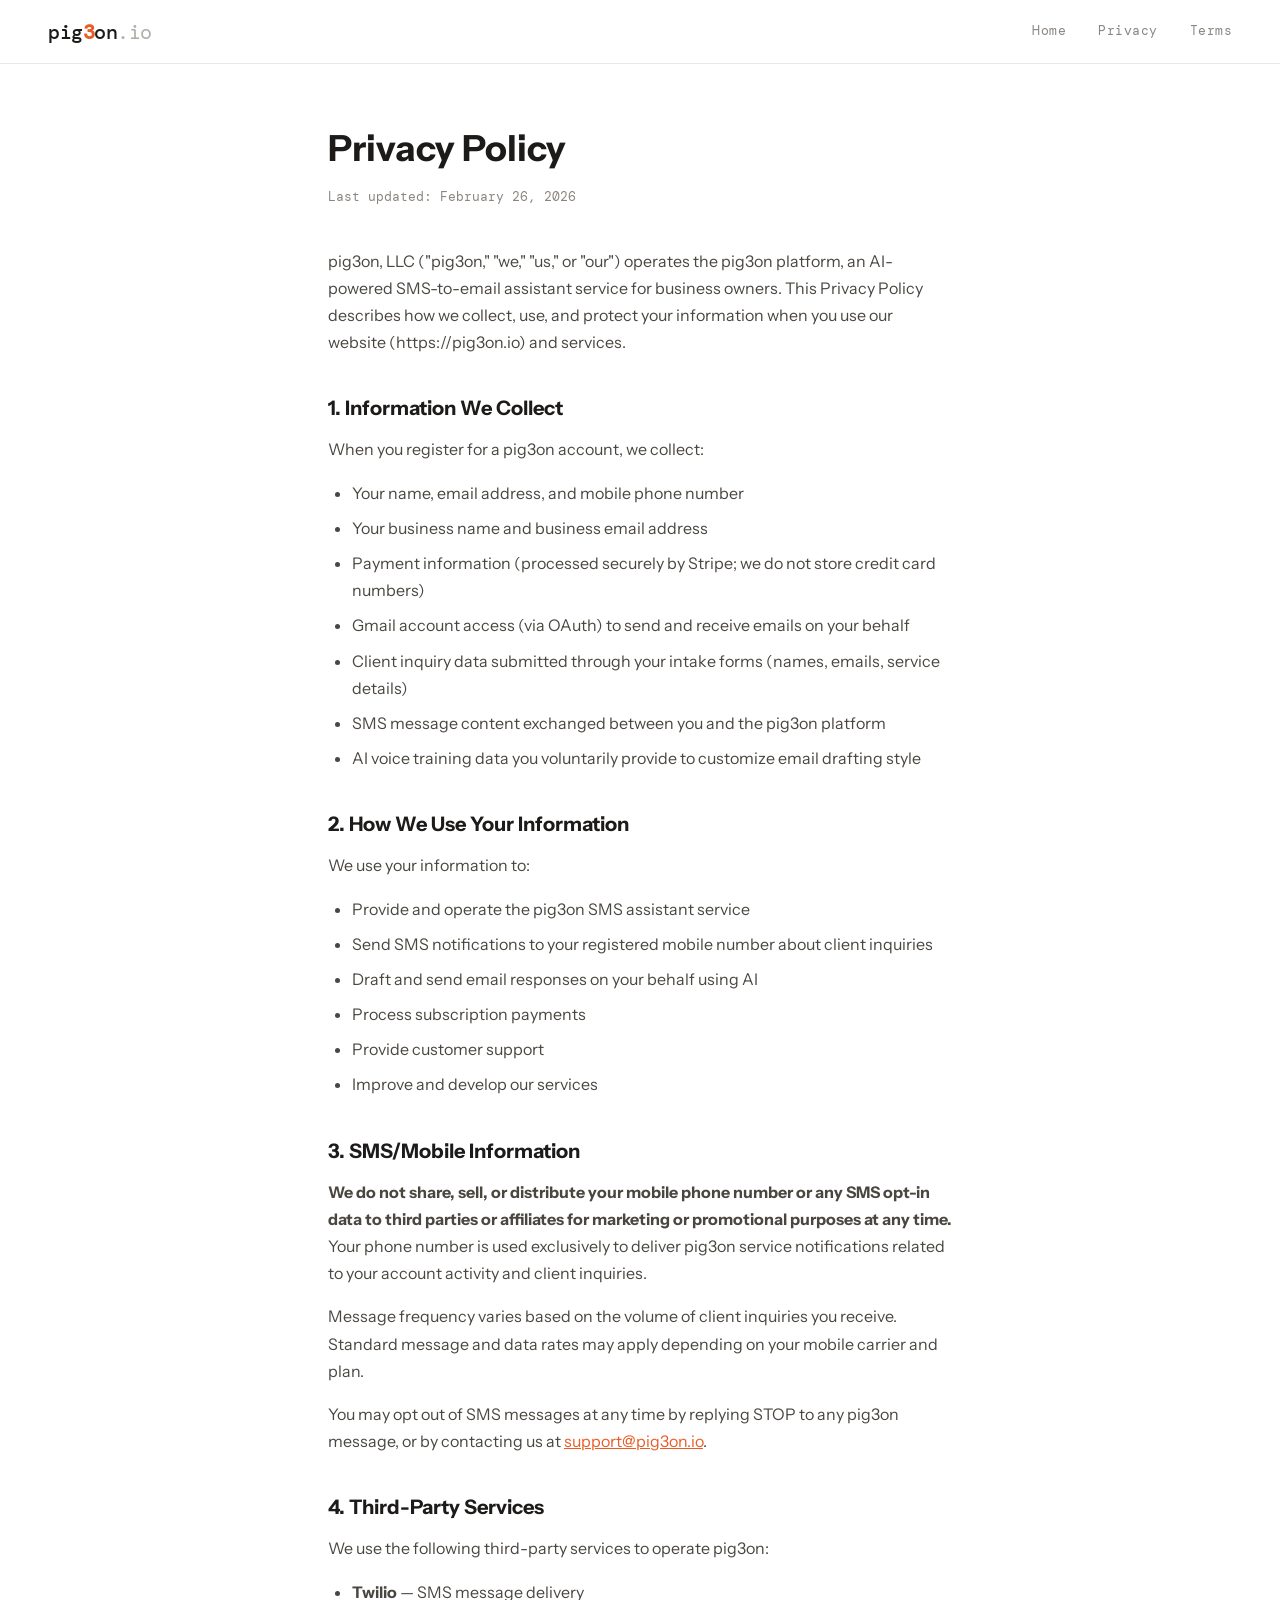
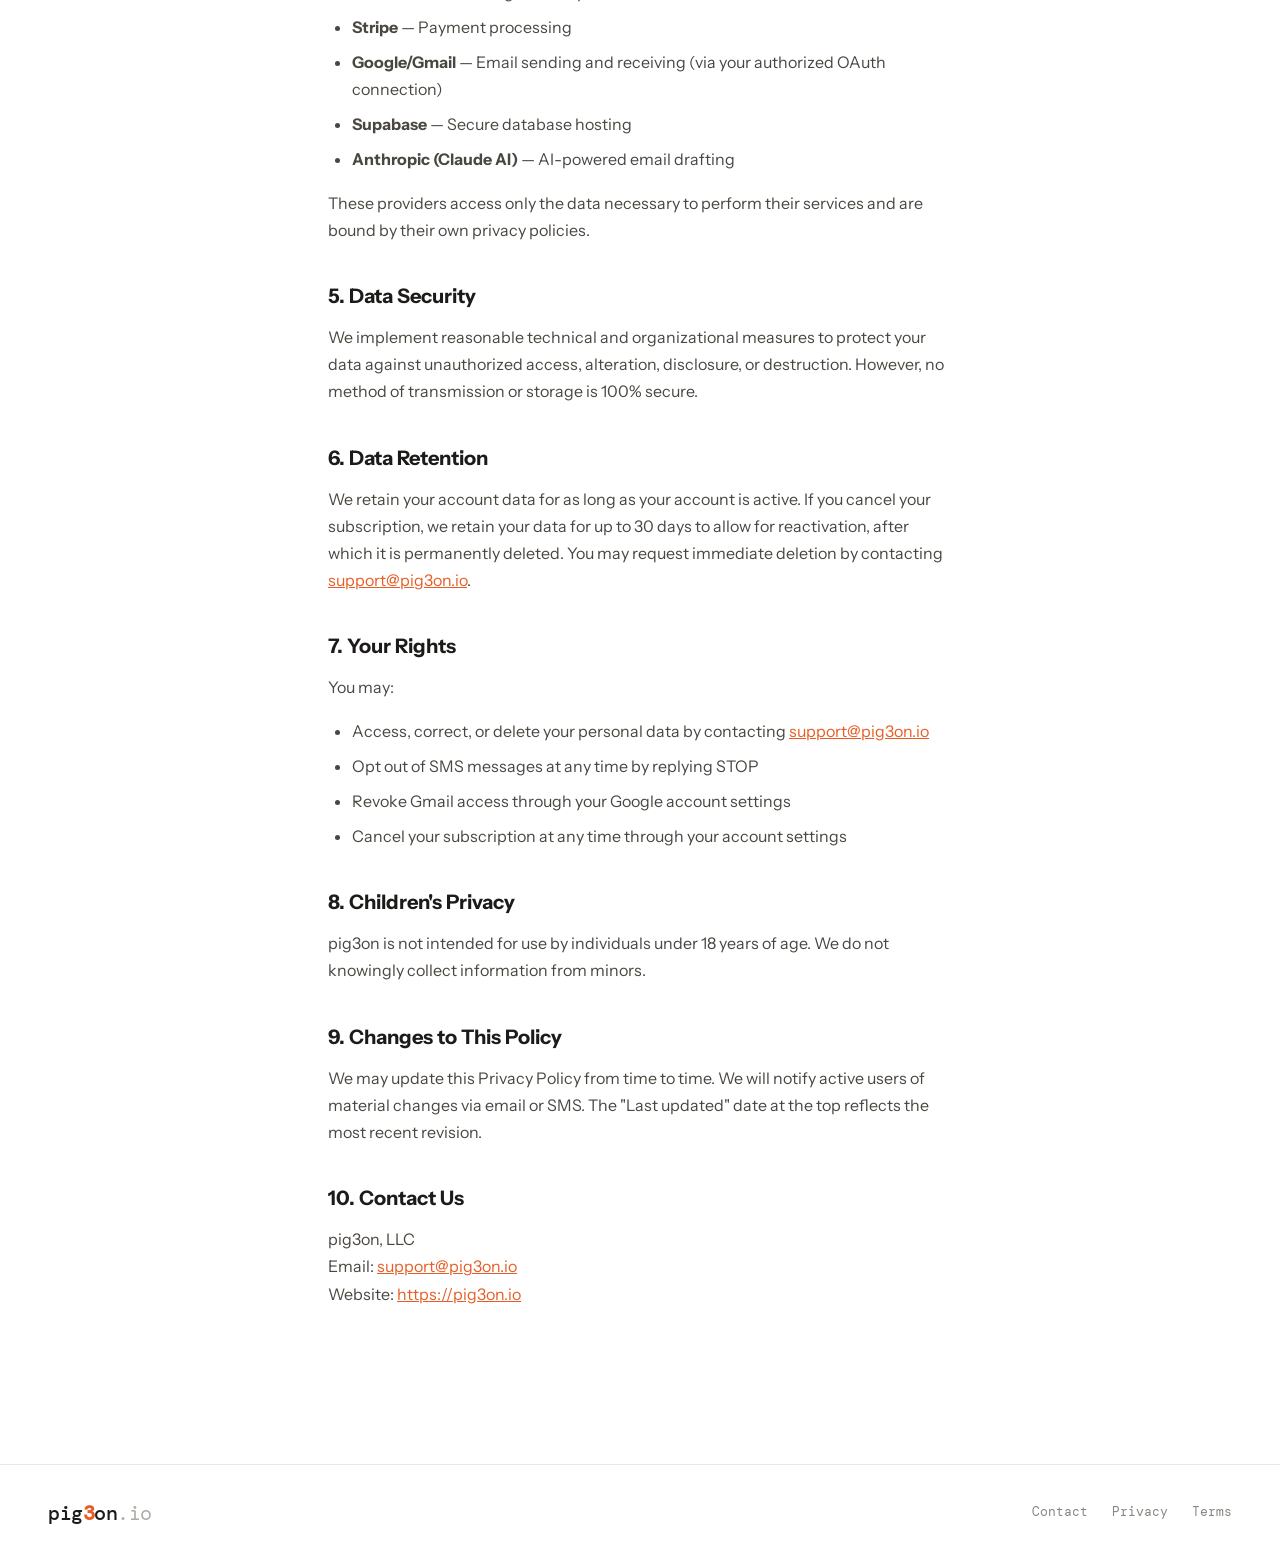
<file: privacy.html>
<!DOCTYPE html>
<html lang="en">
<head>
<meta charset="UTF-8">
<meta name="viewport" content="width=device-width, initial-scale=1.0">
<title>Privacy Policy — pig3on.io</title>
<link href="https://fonts.googleapis.com/css2?family=Instrument+Sans:wght@400;500;600;700&family=DM+Mono:wght@300;400;500;700&display=swap" rel="stylesheet">
<style>
:root {
  --white: #ffffff; --off-white: #f7f6f4; --pigeon-grey: #eae8e4;
  --warm-600: #4a4640; --warm-400: #8a8580; --charcoal: #1d1b19;
  --orange: #E85D26; --grey-logo: #b0aca6; --radius: 4px; --max-w: 1060px;
}
* { margin: 0; padding: 0; box-sizing: border-box; }
body { font-family: 'Instrument Sans', sans-serif; color: var(--warm-600); font-size: 16px; line-height: 1.6; background: var(--white); -webkit-font-smoothing: antialiased; }
.nav { position: fixed; top: 0; left: 0; right: 0; z-index: 100; background: rgba(255,255,255,0.92); backdrop-filter: blur(16px); -webkit-backdrop-filter: blur(16px); border-bottom: 1px solid var(--pigeon-grey); padding: 0 48px; height: 64px; display: flex; align-items: center; justify-content: space-between; }
.nav-logo { font-family: 'DM Mono', monospace; font-size: 20px; text-decoration: none; letter-spacing: -0.5px; }
.nav-logo .pig { color: var(--charcoal); font-weight: 500; }
.nav-logo .three { color: var(--orange); font-weight: 700; }
.nav-logo .on { color: var(--charcoal); font-weight: 500; }
.nav-logo .dot-io { color: var(--grey-logo); font-weight: 400; }
.nav-links { display: flex; align-items: center; gap: 32px; }
.nav-links a { font-family: 'DM Mono', monospace; font-size: 13px; text-decoration: none; color: var(--warm-400); letter-spacing: 0.5px; transition: color 0.2s; }
.nav-links a:hover { color: var(--charcoal); }
.content { max-width: 720px; margin: 0 auto; padding: 120px 48px 80px; }
h1 { font-family: 'Instrument Sans', sans-serif; font-size: 36px; font-weight: 700; color: var(--charcoal); margin-bottom: 8px; }
.updated { font-family: 'DM Mono', monospace; font-size: 13px; color: var(--warm-400); margin-bottom: 40px; }
h2 { font-size: 20px; font-weight: 700; color: var(--charcoal); margin-top: 36px; margin-bottom: 12px; }
p { margin-bottom: 16px; line-height: 1.7; }
ul { margin-bottom: 16px; padding-left: 24px; }
li { margin-bottom: 8px; line-height: 1.7; }
a { color: var(--orange); }
.footer { display: flex; justify-content: space-between; align-items: center; padding: 32px 48px; border-top: 1px solid var(--pigeon-grey); margin-top: 60px; }
.footer-links { display: flex; gap: 24px; }
.footer-links a { font-family: 'DM Mono', monospace; font-size: 13px; text-decoration: none; color: var(--warm-400); }
.footer-links a:hover { color: var(--charcoal); }
@media (max-width: 900px) {
  .nav { padding: 0 24px; }
  .nav-links a:not(:last-child) { display: none; }
  .content { padding: 100px 24px 60px; }
  h1 { font-size: 28px; }
  h2 { font-size: 18px; margin-top: 28px; }
  .footer { flex-direction: column; gap: 20px; padding: 24px; text-align: center; }
}
</style>
</head>
<body>

<nav class="nav">
  <a href="/" class="nav-logo"><span class="pig">pig</span><span class="three">3</span><span class="on">on</span><span class="dot-io">.io</span></a>
  <div class="nav-links">
    <a href="/">Home</a>
    <a href="/privacy.html">Privacy</a>
    <a href="/terms.html">Terms</a>
  </div>
</nav>

<div class="content">
  <h1>Privacy Policy</h1>
  <p class="updated">Last updated: February 26, 2026</p>

  <p>pig3on, LLC ("pig3on," "we," "us," or "our") operates the pig3on platform, an AI-powered SMS-to-email assistant service for business owners. This Privacy Policy describes how we collect, use, and protect your information when you use our website (https://pig3on.io) and services.</p>

  <h2>1. Information We Collect</h2>
  <p>When you register for a pig3on account, we collect:</p>
  <ul>
    <li>Your name, email address, and mobile phone number</li>
    <li>Your business name and business email address</li>
    <li>Payment information (processed securely by Stripe; we do not store credit card numbers)</li>
    <li>Gmail account access (via OAuth) to send and receive emails on your behalf</li>
    <li>Client inquiry data submitted through your intake forms (names, emails, service details)</li>
    <li>SMS message content exchanged between you and the pig3on platform</li>
    <li>AI voice training data you voluntarily provide to customize email drafting style</li>
  </ul>

  <h2>2. How We Use Your Information</h2>
  <p>We use your information to:</p>
  <ul>
    <li>Provide and operate the pig3on SMS assistant service</li>
    <li>Send SMS notifications to your registered mobile number about client inquiries</li>
    <li>Draft and send email responses on your behalf using AI</li>
    <li>Process subscription payments</li>
    <li>Provide customer support</li>
    <li>Improve and develop our services</li>
  </ul>

  <h2>3. SMS/Mobile Information</h2>
  <p><strong>We do not share, sell, or distribute your mobile phone number or any SMS opt-in data to third parties or affiliates for marketing or promotional purposes at any time.</strong> Your phone number is used exclusively to deliver pig3on service notifications related to your account activity and client inquiries.</p>
  <p>Message frequency varies based on the volume of client inquiries you receive. Standard message and data rates may apply depending on your mobile carrier and plan.</p>
  <p>You may opt out of SMS messages at any time by replying STOP to any pig3on message, or by contacting us at <a href="mailto:support@pig3on.io">support@pig3on.io</a>.</p>

  <h2>4. Third-Party Services</h2>
  <p>We use the following third-party services to operate pig3on:</p>
  <ul>
    <li><strong>Twilio</strong> — SMS message delivery</li>
    <li><strong>Stripe</strong> — Payment processing</li>
    <li><strong>Google/Gmail</strong> — Email sending and receiving (via your authorized OAuth connection)</li>
    <li><strong>Supabase</strong> — Secure database hosting</li>
    <li><strong>Anthropic (Claude AI)</strong> — AI-powered email drafting</li>
  </ul>
  <p>These providers access only the data necessary to perform their services and are bound by their own privacy policies.</p>

  <h2>5. Data Security</h2>
  <p>We implement reasonable technical and organizational measures to protect your data against unauthorized access, alteration, disclosure, or destruction. However, no method of transmission or storage is 100% secure.</p>

  <h2>6. Data Retention</h2>
  <p>We retain your account data for as long as your account is active. If you cancel your subscription, we retain your data for up to 30 days to allow for reactivation, after which it is permanently deleted. You may request immediate deletion by contacting <a href="mailto:support@pig3on.io">support@pig3on.io</a>.</p>

  <h2>7. Your Rights</h2>
  <p>You may:</p>
  <ul>
    <li>Access, correct, or delete your personal data by contacting <a href="mailto:support@pig3on.io">support@pig3on.io</a></li>
    <li>Opt out of SMS messages at any time by replying STOP</li>
    <li>Revoke Gmail access through your Google account settings</li>
    <li>Cancel your subscription at any time through your account settings</li>
  </ul>

  <h2>8. Children's Privacy</h2>
  <p>pig3on is not intended for use by individuals under 18 years of age. We do not knowingly collect information from minors.</p>

  <h2>9. Changes to This Policy</h2>
  <p>We may update this Privacy Policy from time to time. We will notify active users of material changes via email or SMS. The "Last updated" date at the top reflects the most recent revision.</p>

  <h2>10. Contact Us</h2>
  <p>pig3on, LLC<br>
  Email: <a href="mailto:support@pig3on.io">support@pig3on.io</a><br>
  Website: <a href="https://pig3on.io">https://pig3on.io</a></p>
</div>

<footer class="footer">
  <a href="/" class="nav-logo"><span class="pig">pig</span><span class="three">3</span><span class="on">on</span><span class="dot-io">.io</span></a>
  <div class="footer-links">
    <a href="mailto:support@pig3on.io">Contact</a>
    <a href="/privacy.html">Privacy</a>
    <a href="/terms.html">Terms</a>
  </div>
</footer>

</body>
</html>
</file>
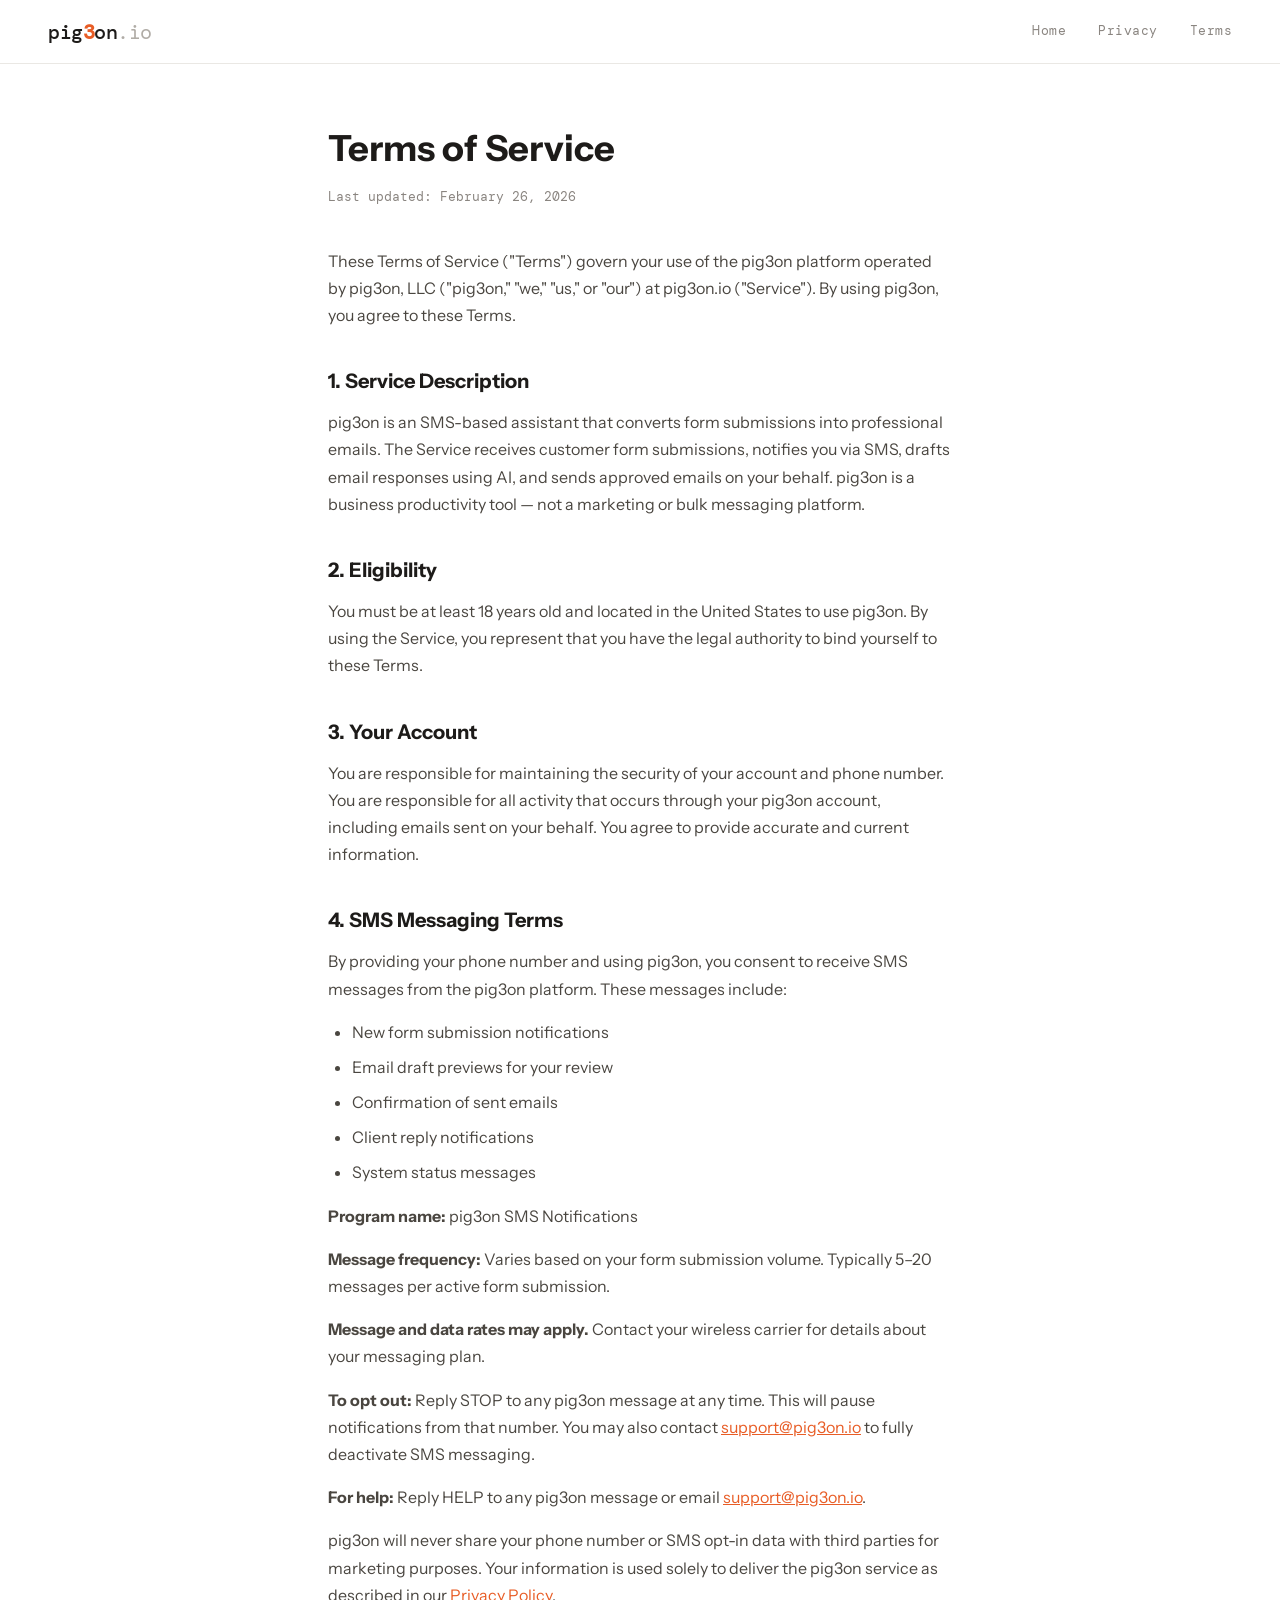
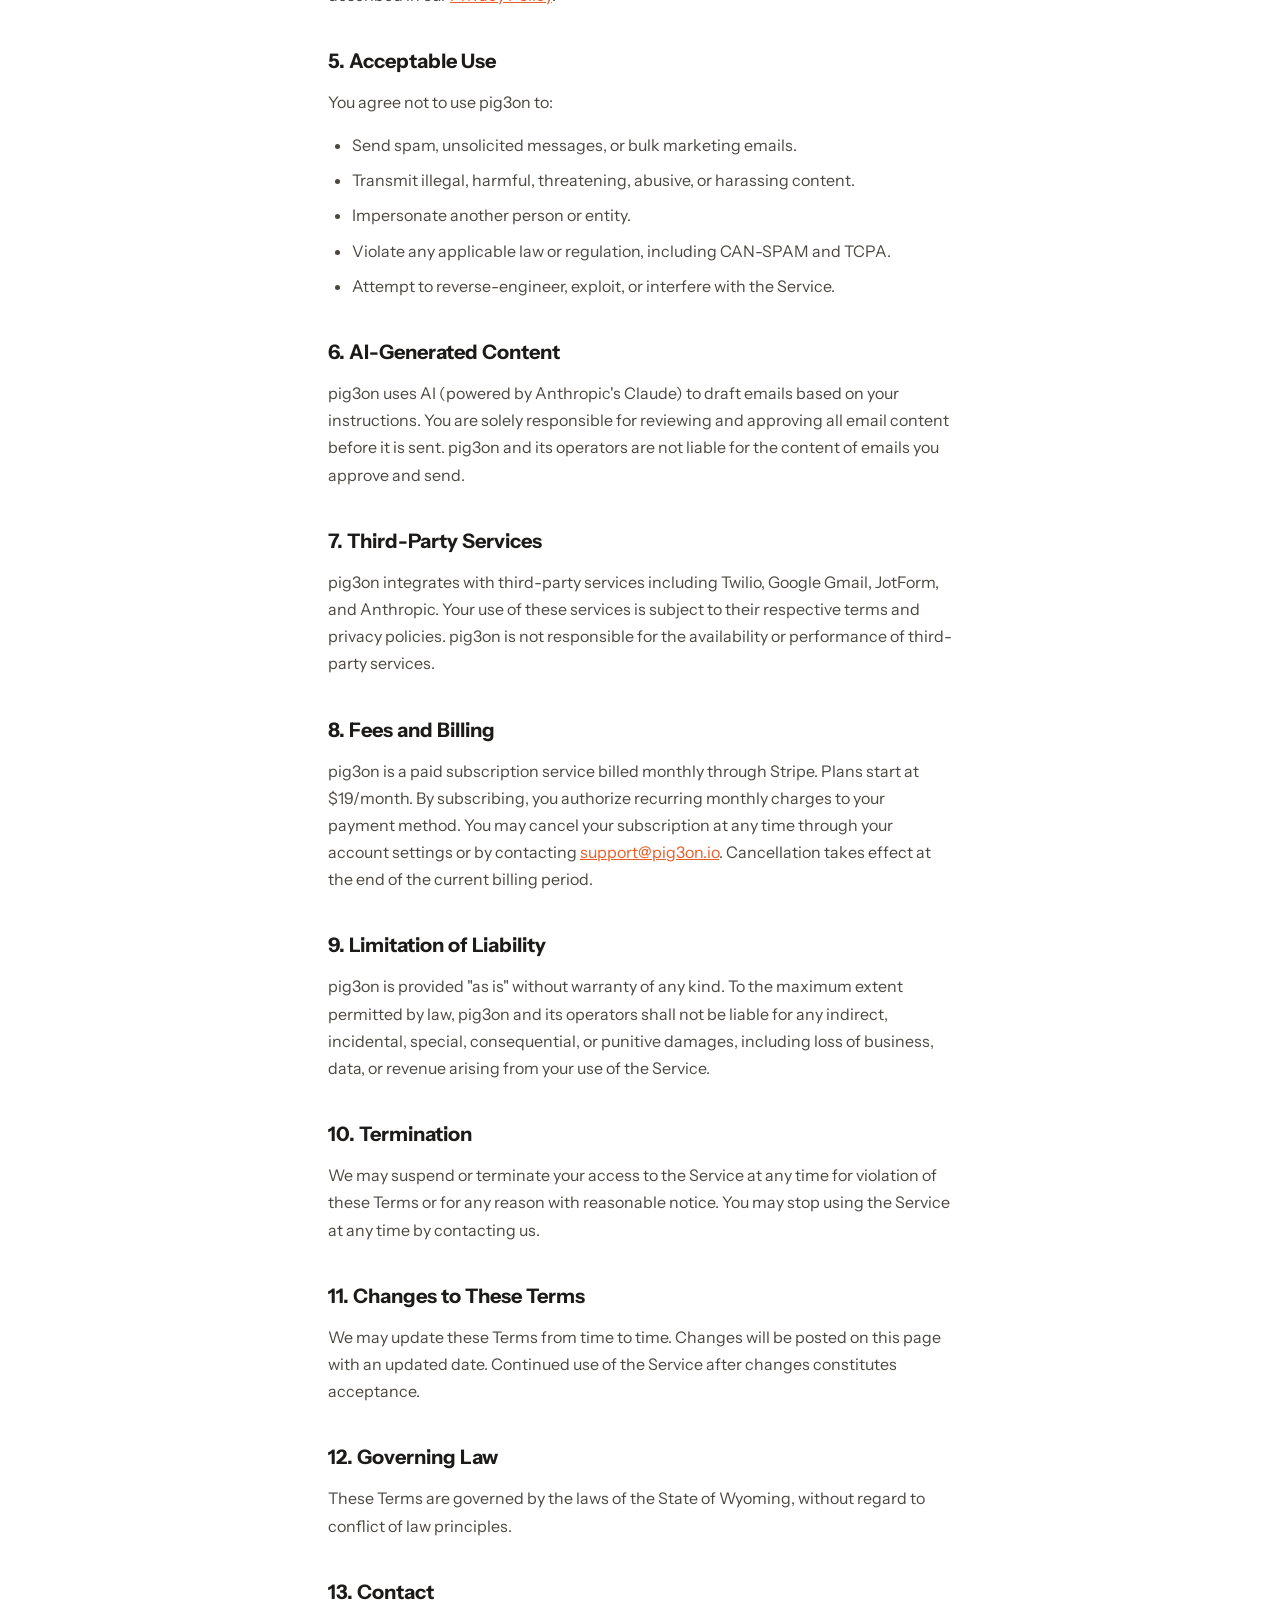
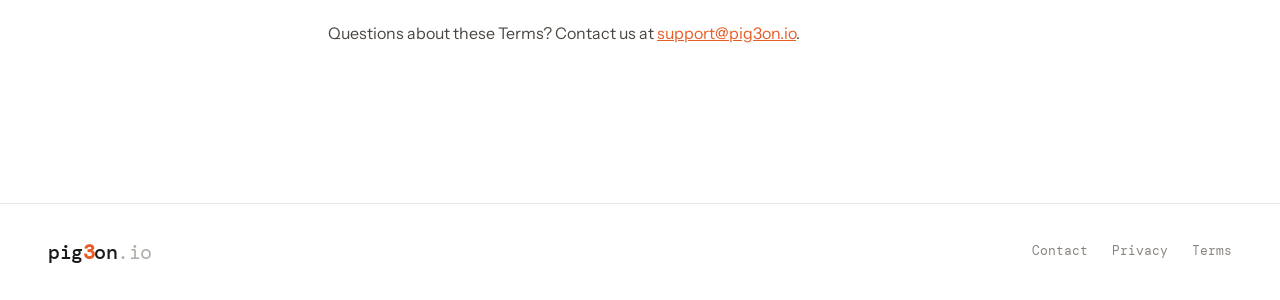
<file: terms.html>
<!DOCTYPE html>
<html lang="en">
<head>
<meta charset="UTF-8">
<meta name="viewport" content="width=device-width, initial-scale=1.0">
<title>Terms of Service — pig3on.io</title>
<link href="https://fonts.googleapis.com/css2?family=Instrument+Sans:wght@400;500;600;700&family=DM+Mono:wght@300;400;500;700&display=swap" rel="stylesheet">
<style>
:root {
  --white: #ffffff; --off-white: #f7f6f4; --pigeon-grey: #eae8e4;
  --warm-600: #4a4640; --warm-400: #8a8580; --charcoal: #1d1b19;
  --orange: #E85D26; --grey-logo: #b0aca6; --radius: 4px; --max-w: 1060px;
}
* { margin: 0; padding: 0; box-sizing: border-box; }
body { font-family: 'Instrument Sans', sans-serif; color: var(--warm-600); font-size: 16px; line-height: 1.6; background: var(--white); -webkit-font-smoothing: antialiased; }
.nav { position: fixed; top: 0; left: 0; right: 0; z-index: 100; background: rgba(255,255,255,0.92); backdrop-filter: blur(16px); -webkit-backdrop-filter: blur(16px); border-bottom: 1px solid var(--pigeon-grey); padding: 0 48px; height: 64px; display: flex; align-items: center; justify-content: space-between; }
.nav-logo { font-family: 'DM Mono', monospace; font-size: 20px; text-decoration: none; letter-spacing: -0.5px; }
.nav-logo .pig { color: var(--charcoal); font-weight: 500; }
.nav-logo .three { color: var(--orange); font-weight: 700; }
.nav-logo .on { color: var(--charcoal); font-weight: 500; }
.nav-logo .dot-io { color: var(--grey-logo); font-weight: 400; }
.nav-links { display: flex; align-items: center; gap: 32px; }
.nav-links a { font-family: 'DM Mono', monospace; font-size: 13px; text-decoration: none; color: var(--warm-400); letter-spacing: 0.5px; transition: color 0.2s; }
.nav-links a:hover { color: var(--charcoal); }
.content { max-width: 720px; margin: 0 auto; padding: 120px 48px 80px; }
h1 { font-family: 'Instrument Sans', sans-serif; font-size: 36px; font-weight: 700; color: var(--charcoal); margin-bottom: 8px; }
.updated { font-family: 'DM Mono', monospace; font-size: 13px; color: var(--warm-400); margin-bottom: 40px; }
h2 { font-size: 20px; font-weight: 700; color: var(--charcoal); margin-top: 36px; margin-bottom: 12px; }
p { margin-bottom: 16px; line-height: 1.7; }
ul { margin-bottom: 16px; padding-left: 24px; }
li { margin-bottom: 8px; line-height: 1.7; }
a { color: var(--orange); }
.footer { display: flex; justify-content: space-between; align-items: center; padding: 32px 48px; border-top: 1px solid var(--pigeon-grey); margin-top: 60px; }
.footer-links { display: flex; gap: 24px; }
.footer-links a { font-family: 'DM Mono', monospace; font-size: 13px; text-decoration: none; color: var(--warm-400); }
.footer-links a:hover { color: var(--charcoal); }
@media (max-width: 900px) {
  .nav { padding: 0 24px; }
  .nav-links a:not(:last-child) { display: none; }
  .content { padding: 100px 24px 60px; }
  h1 { font-size: 28px; }
  h2 { font-size: 18px; margin-top: 28px; }
  .footer { flex-direction: column; gap: 20px; padding: 24px; text-align: center; }
}
</style>
</head>
<body>

<nav class="nav">
  <a href="/" class="nav-logo"><span class="pig">pig</span><span class="three">3</span><span class="on">on</span><span class="dot-io">.io</span></a>
  <div class="nav-links">
    <a href="/">Home</a>
    <a href="/privacy.html">Privacy</a>
    <a href="/terms.html">Terms</a>
  </div>
</nav>

<div class="content">
  <h1>Terms of Service</h1>
  <p class="updated">Last updated: February 26, 2026</p>

  <p>These Terms of Service ("Terms") govern your use of the pig3on platform operated by pig3on, LLC ("pig3on," "we," "us," or "our") at pig3on.io ("Service"). By using pig3on, you agree to these Terms.</p>

  <h2>1. Service Description</h2>
  <p>pig3on is an SMS-based assistant that converts form submissions into professional emails. The Service receives customer form submissions, notifies you via SMS, drafts email responses using AI, and sends approved emails on your behalf. pig3on is a business productivity tool — not a marketing or bulk messaging platform.</p>

  <h2>2. Eligibility</h2>
  <p>You must be at least 18 years old and located in the United States to use pig3on. By using the Service, you represent that you have the legal authority to bind yourself to these Terms.</p>

  <h2>3. Your Account</h2>
  <p>You are responsible for maintaining the security of your account and phone number. You are responsible for all activity that occurs through your pig3on account, including emails sent on your behalf. You agree to provide accurate and current information.</p>

  <h2>4. SMS Messaging Terms</h2>
  <p>By providing your phone number and using pig3on, you consent to receive SMS messages from the pig3on platform. These messages include:</p>
  <ul>
    <li>New form submission notifications</li>
    <li>Email draft previews for your review</li>
    <li>Confirmation of sent emails</li>
    <li>Client reply notifications</li>
    <li>System status messages</li>
  </ul>
  <p><strong>Program name:</strong> pig3on SMS Notifications</p>
  <p><strong>Message frequency:</strong> Varies based on your form submission volume. Typically 5–20 messages per active form submission.</p>
  <p><strong>Message and data rates may apply.</strong> Contact your wireless carrier for details about your messaging plan.</p>
  <p><strong>To opt out:</strong> Reply STOP to any pig3on message at any time. This will pause notifications from that number. You may also contact <a href="mailto:support@pig3on.io">support@pig3on.io</a> to fully deactivate SMS messaging.</p>
  <p><strong>For help:</strong> Reply HELP to any pig3on message or email <a href="mailto:support@pig3on.io">support@pig3on.io</a>.</p>
  <p>pig3on will never share your phone number or SMS opt-in data with third parties for marketing purposes. Your information is used solely to deliver the pig3on service as described in our <a href="/privacy.html">Privacy Policy</a>.</p>

  <h2>5. Acceptable Use</h2>
  <p>You agree not to use pig3on to:</p>
  <ul>
    <li>Send spam, unsolicited messages, or bulk marketing emails.</li>
    <li>Transmit illegal, harmful, threatening, abusive, or harassing content.</li>
    <li>Impersonate another person or entity.</li>
    <li>Violate any applicable law or regulation, including CAN-SPAM and TCPA.</li>
    <li>Attempt to reverse-engineer, exploit, or interfere with the Service.</li>
  </ul>

  <h2>6. AI-Generated Content</h2>
  <p>pig3on uses AI (powered by Anthropic's Claude) to draft emails based on your instructions. You are solely responsible for reviewing and approving all email content before it is sent. pig3on and its operators are not liable for the content of emails you approve and send.</p>

  <h2>7. Third-Party Services</h2>
  <p>pig3on integrates with third-party services including Twilio, Google Gmail, JotForm, and Anthropic. Your use of these services is subject to their respective terms and privacy policies. pig3on is not responsible for the availability or performance of third-party services.</p>

  <h2>8. Fees and Billing</h2>
  <p>pig3on is a paid subscription service billed monthly through Stripe. Plans start at $19/month. By subscribing, you authorize recurring monthly charges to your payment method. You may cancel your subscription at any time through your account settings or by contacting <a href="mailto:support@pig3on.io">support@pig3on.io</a>. Cancellation takes effect at the end of the current billing period.</p>

  <h2>9. Limitation of Liability</h2>
  <p>pig3on is provided "as is" without warranty of any kind. To the maximum extent permitted by law, pig3on and its operators shall not be liable for any indirect, incidental, special, consequential, or punitive damages, including loss of business, data, or revenue arising from your use of the Service.</p>

  <h2>10. Termination</h2>
  <p>We may suspend or terminate your access to the Service at any time for violation of these Terms or for any reason with reasonable notice. You may stop using the Service at any time by contacting us.</p>

  <h2>11. Changes to These Terms</h2>
  <p>We may update these Terms from time to time. Changes will be posted on this page with an updated date. Continued use of the Service after changes constitutes acceptance.</p>

  <h2>12. Governing Law</h2>
  <p>These Terms are governed by the laws of the State of Wyoming, without regard to conflict of law principles.</p>

  <h2>13. Contact</h2>
  <p>Questions about these Terms? Contact us at <a href="mailto:support@pig3on.io">support@pig3on.io</a>.</p>
</div>

<footer class="footer">
  <a href="/" class="nav-logo"><span class="pig">pig</span><span class="three">3</span><span class="on">on</span><span class="dot-io">.io</span></a>
  <div class="footer-links">
    <a href="mailto:support@pig3on.io">Contact</a>
    <a href="/privacy.html">Privacy</a>
    <a href="/terms.html">Terms</a>
  </div>
</footer>

</body>
</html>
</file>
